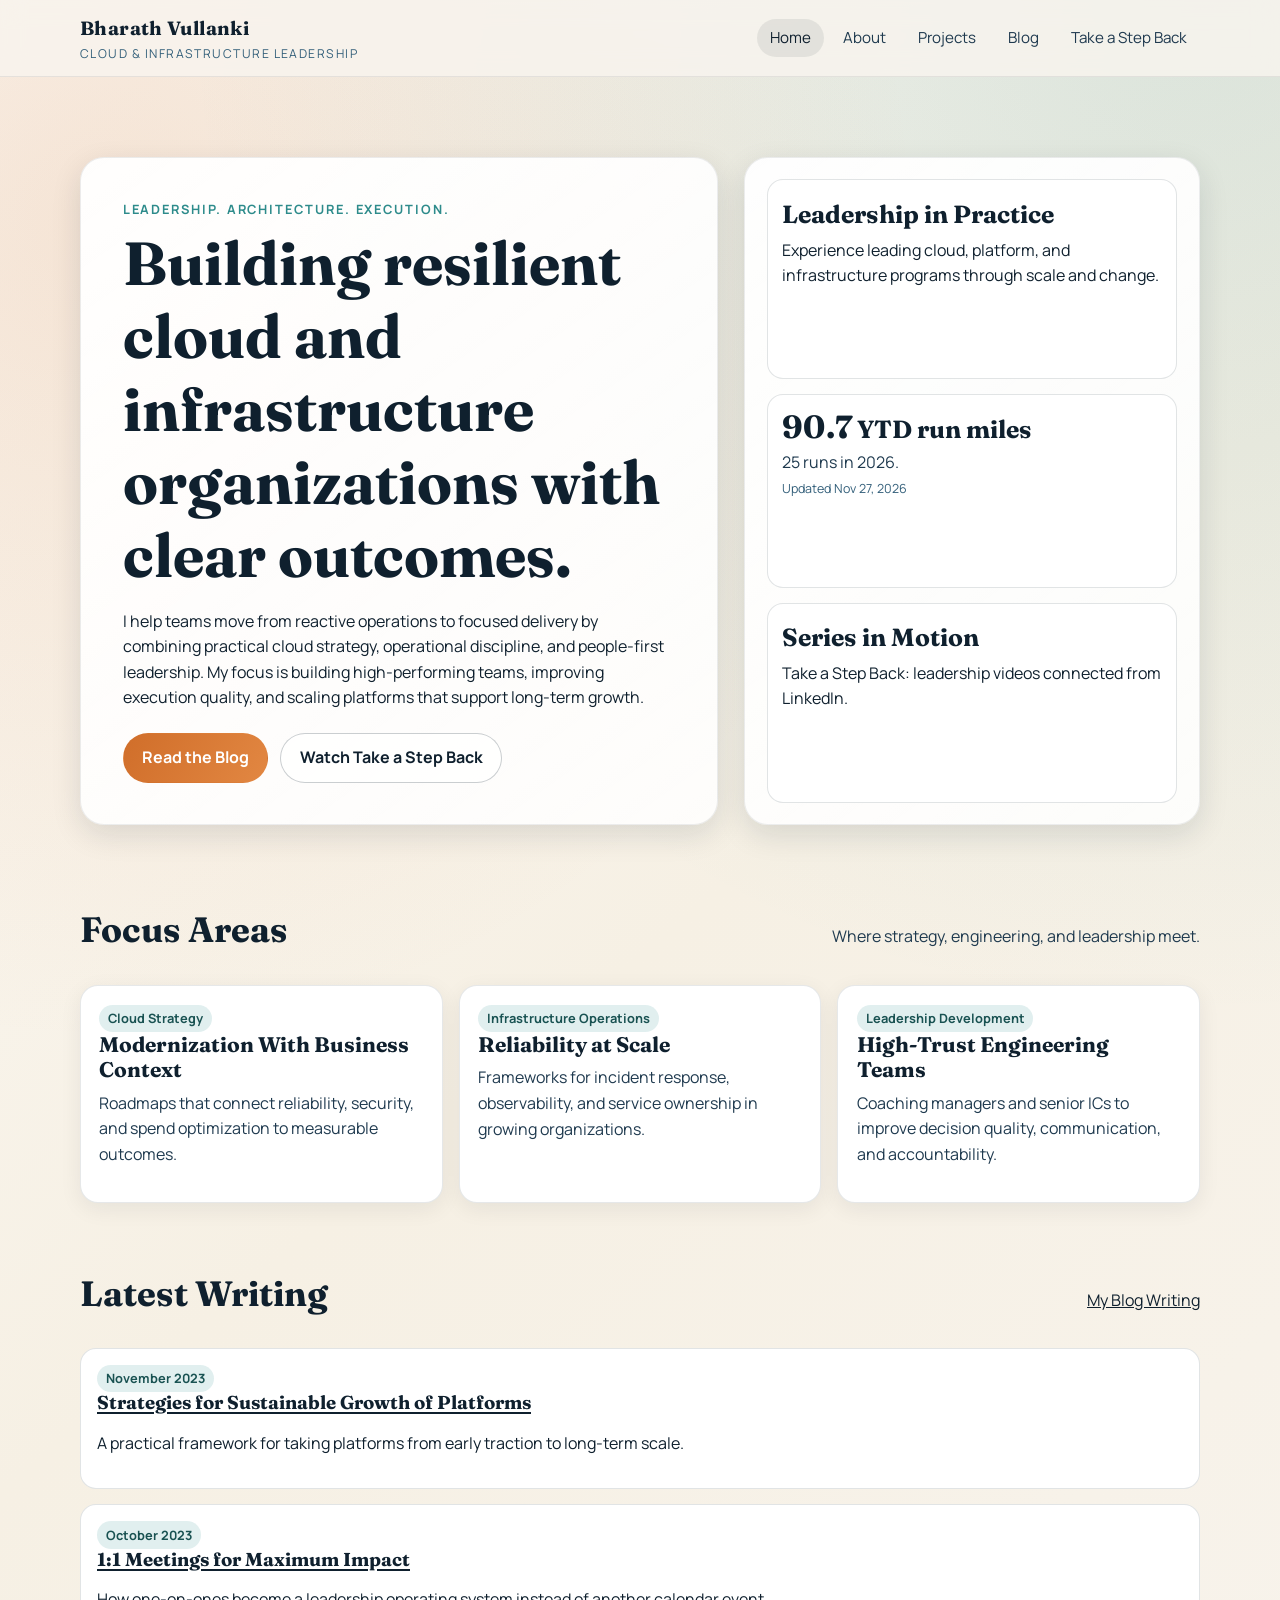
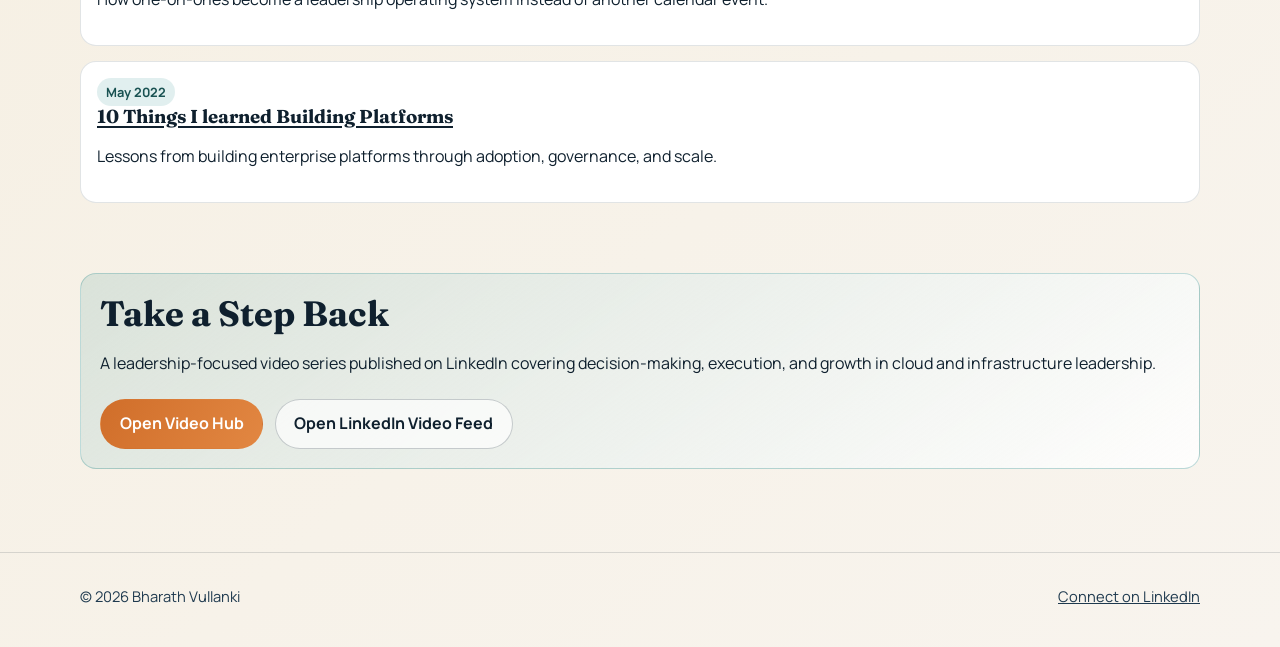
<file: index.html>
<!doctype html>
<html lang="en">
<head>
  <meta charset="utf-8">
  <meta name="viewport" content="width=device-width, initial-scale=1">
  <title>Bharath Vullanki | Cloud & Infrastructure Leadership</title>
  <meta name="description" content="Leadership-focused site for Bharath Vullanki: cloud strategy, infrastructure execution, blog writing, and the Take a Step Back video series.">
  <meta name="robots" content="index,follow">
  <link rel="canonical" href="https://bharathvullanki.com/">
  <meta property="og:type" content="website">
  <meta property="og:title" content="Bharath Vullanki | Cloud & Infrastructure Leadership">
  <meta property="og:description" content="Leadership perspectives on cloud and infrastructure, plus blog posts and the Take a Step Back video series.">
  <meta property="og:url" content="https://bharathvullanki.com/">
  <meta property="og:image" content="https://bharathvullanki.com/assets/img/brand-card.svg">
  <meta name="twitter:card" content="summary_large_image">
  <meta name="twitter:title" content="Bharath Vullanki | Cloud & Infrastructure Leadership">
  <meta name="twitter:description" content="Leadership perspectives on cloud and infrastructure, plus blog posts and the Take a Step Back video series.">
  <meta name="twitter:image" content="https://bharathvullanki.com/assets/img/brand-card.svg">
  <link rel="preconnect" href="https://fonts.googleapis.com">
  <link rel="preconnect" href="https://fonts.gstatic.com" crossorigin>
  <link href="https://fonts.googleapis.com/css2?family=Fraunces:opsz,wght@9..144,500;9..144,700&family=Manrope:wght@400;500;700;800&display=swap" rel="stylesheet">
  <link rel="stylesheet" href="assets/css/styles.css">
  <script src="assets/js/site-config.js"></script>
  <script src="assets/js/analytics.js" defer></script>
  <script src="assets/js/main.js" defer></script>
  <script src="assets/js/strava-widget.js" defer></script>
  <script type="application/ld+json">
  {
    "@context": "https://schema.org",
    "@graph": [
      {
        "@type": "Person",
        "name": "Bharath Vullanki",
        "jobTitle": "Cloud & Infrastructure Leader",
        "url": "https://bharathvullanki.com/",
        "sameAs": [
          "https://www.linkedin.com/in/bvull/"
        ]
      },
      {
        "@type": "WebSite",
        "name": "Bharath Vullanki Leadership Site",
        "url": "https://bharathvullanki.com/"
      }
    ]
  }
  </script>
</head>
<body>
  <header class="site-header">
    <div class="container">
      <a class="brand" href="index.html">
        <strong>Bharath Vullanki</strong>
        <span>Cloud &amp; Infrastructure Leadership</span>
      </a>
      <button class="nav-toggle" type="button" aria-expanded="false" aria-controls="site-nav" aria-label="Toggle navigation">
        &#9776;
      </button>
      <nav class="site-nav" id="site-nav" aria-label="Primary">
        <a href="index.html" aria-current="page">Home</a>
        <a href="about.html">About</a>
        <a href="projects.html">Projects</a>
        <a href="blog.html">Blog</a>
        <a href="videos.html">Take a Step Back</a>
      </nav>
    </div>
  </header>

  <main>
    <section class="hero">
      <div class="container hero-grid">
        <article class="hero-panel" data-reveal>
          <p class="kicker">Leadership. Architecture. Execution.</p>
          <h1>Building resilient cloud and infrastructure organizations with clear outcomes.</h1>
          <p>
            I help teams move from reactive operations to focused delivery by combining practical cloud strategy,
            operational discipline, and people-first leadership. My focus is building high-performing teams,
            improving execution quality, and scaling platforms that support long-term growth.
          </p>
          <div class="button-row">
            <a class="button primary" href="blog.html">Read the Blog</a>
            <a class="button ghost" href="videos.html">Watch Take a Step Back</a>
          </div>
        </article>
        <aside class="hero-card" data-reveal>
          <div class="stat">
            <strong>Leadership in Practice</strong>
            <span>Experience leading cloud, platform, and infrastructure programs through scale and change.</span>
          </div>
          <div class="stat run-widget" data-strava-widget>
            <strong><span data-strava-value>--</span> YTD run miles</strong>
            <span class="run-widget-subtitle"><span data-strava-runs>--</span> runs in <span data-strava-year>this year</span>.</span>
            <small class="run-widget-meta" data-strava-updated>Connect Strava to show live totals.</small>
          </div>
          <div class="stat">
            <strong>Series in Motion</strong>
            <span>Take a Step Back: leadership videos connected from LinkedIn.</span>
          </div>
        </aside>
      </div>
    </section>

    <section class="section">
      <div class="container">
        <div class="section-head" data-reveal>
          <h2>Focus Areas</h2>
          <p>Where strategy, engineering, and leadership meet.</p>
        </div>
        <div class="grid three">
          <article class="card" data-reveal>
            <span class="meta">Cloud Strategy</span>
            <h3>Modernization With Business Context</h3>
            <p>Roadmaps that connect reliability, security, and spend optimization to measurable outcomes.</p>
          </article>
          <article class="card" data-reveal>
            <span class="meta">Infrastructure Operations</span>
            <h3>Reliability at Scale</h3>
            <p>Frameworks for incident response, observability, and service ownership in growing organizations.</p>
          </article>
          <article class="card" data-reveal>
            <span class="meta">Leadership Development</span>
            <h3>High-Trust Engineering Teams</h3>
            <p>Coaching managers and senior ICs to improve decision quality, communication, and accountability.</p>
          </article>
        </div>
      </div>
    </section>

    <section class="section">
      <div class="container">
        <div class="section-head" data-reveal>
          <h2>Latest Writing</h2>
          <a href="blog.html">My Blog Writing</a>
        </div>
        <div class="post-list">
          <article data-reveal>
            <span class="meta">November 2023</span>
            <h3><a href="posts/strategies-for-sustainable-growth-of-platforms.html">Strategies for Sustainable Growth of Platforms</a></h3>
            <p>A practical framework for taking platforms from early traction to long-term scale.</p>
          </article>
          <article data-reveal>
            <span class="meta">October 2023</span>
            <h3><a href="posts/1-1-meetings-for-maximum-impact.html">1:1 Meetings for Maximum Impact</a></h3>
            <p>How one-on-ones become a leadership operating system instead of another calendar event.</p>
          </article>
          <article data-reveal>
            <span class="meta">May 2022</span>
            <h3><a href="posts/building-platforms.html">10 Things I learned Building Platforms</a></h3>
            <p>Lessons from building enterprise platforms through adoption, governance, and scale.</p>
          </article>
        </div>
      </div>
    </section>

    <section class="section">
      <div class="container series-note" data-reveal>
        <h2>Take a Step Back</h2>
        <p>
          A leadership-focused video series published on LinkedIn covering decision-making, execution,
          and growth in cloud and infrastructure leadership.
        </p>
        <div class="button-row">
          <a class="button primary" href="videos.html">Open Video Hub</a>
          <a class="button ghost" href="https://www.linkedin.com/in/bvull/recent-activity/videos/" target="_blank" rel="noopener noreferrer">Open LinkedIn Video Feed</a>
        </div>
      </div>
    </section>
  </main>

  <footer class="site-footer">
    <div class="container">
      <span>&copy; 2026 Bharath Vullanki</span>
      <a href="https://www.linkedin.com/in/bvull/" target="_blank" rel="noopener noreferrer">Connect on LinkedIn</a>
    </div>
  </footer>
</body>
</html>
</file>
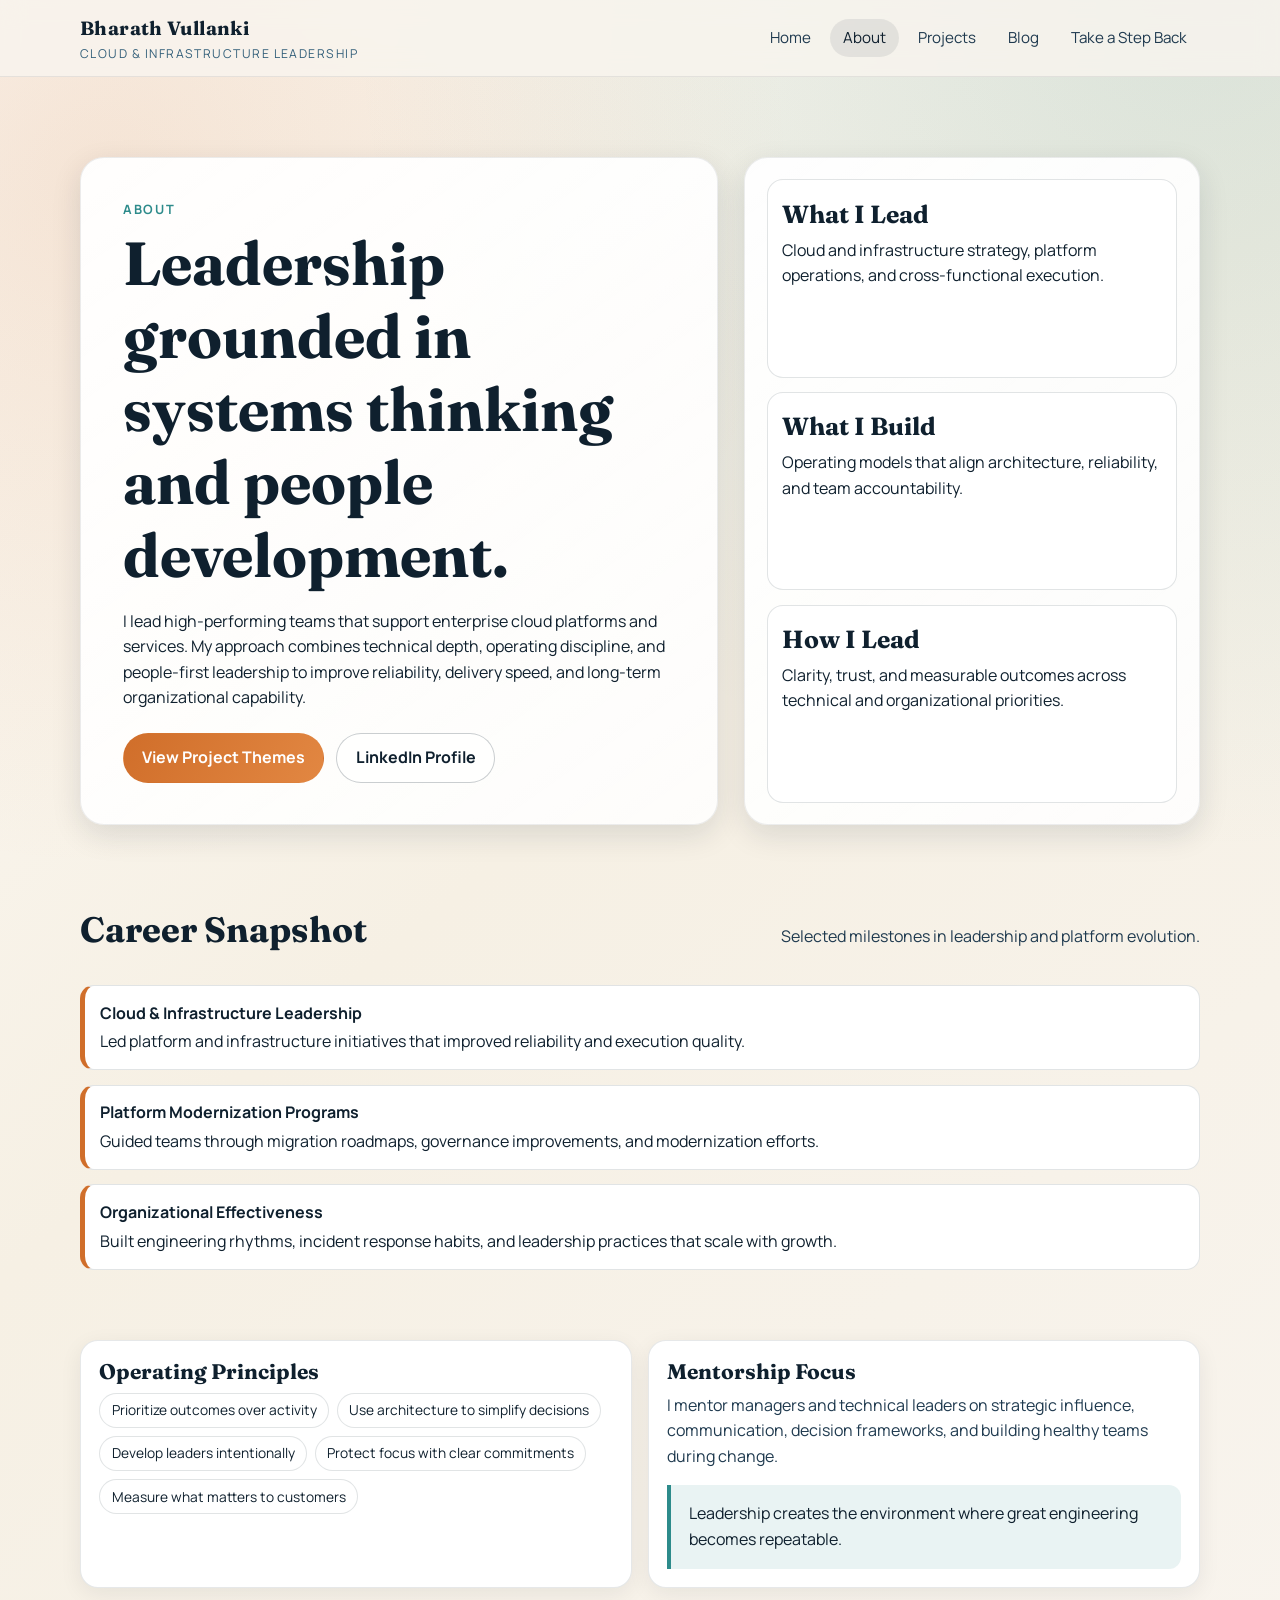
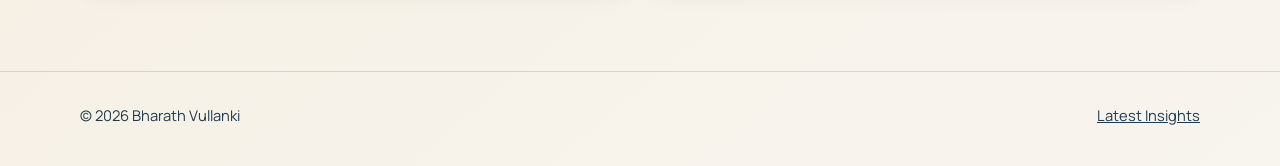
<file: about.html>
<!doctype html>
<html lang="en">
<head>
  <meta charset="utf-8">
  <meta name="viewport" content="width=device-width, initial-scale=1">
  <title>About | Bharath Vullanki</title>
  <meta name="description" content="About Bharath Vullanki: cloud and infrastructure leadership journey, operating philosophy, and mentorship focus.">
  <meta name="robots" content="index,follow">
  <link rel="canonical" href="https://bharathvullanki.com/about.html">
  <meta property="og:type" content="profile">
  <meta property="og:title" content="About | Bharath Vullanki">
  <meta property="og:description" content="Leadership journey in cloud and infrastructure with a focus on resilient systems and high-trust teams.">
  <meta property="og:url" content="https://bharathvullanki.com/about.html">
  <meta property="og:image" content="https://bharathvullanki.com/assets/img/brand-card.svg">
  <meta name="twitter:card" content="summary_large_image">
  <meta name="twitter:title" content="About | Bharath Vullanki">
  <meta name="twitter:description" content="Leadership journey in cloud and infrastructure with a focus on resilient systems and high-trust teams.">
  <meta name="twitter:image" content="https://bharathvullanki.com/assets/img/brand-card.svg">
  <link rel="preconnect" href="https://fonts.googleapis.com">
  <link rel="preconnect" href="https://fonts.gstatic.com" crossorigin>
  <link href="https://fonts.googleapis.com/css2?family=Fraunces:opsz,wght@9..144,500;9..144,700&family=Manrope:wght@400;500;700;800&display=swap" rel="stylesheet">
  <link rel="stylesheet" href="assets/css/styles.css">
  <script src="assets/js/site-config.js"></script>
  <script src="assets/js/analytics.js" defer></script>
  <script src="assets/js/main.js" defer></script>
  <script type="application/ld+json">
  {
    "@context": "https://schema.org",
    "@type": "AboutPage",
    "name": "About Bharath Vullanki",
    "url": "https://bharathvullanki.com/about.html"
  }
  </script>
</head>
<body>
  <header class="site-header">
    <div class="container">
      <a class="brand" href="index.html">
        <strong>Bharath Vullanki</strong>
        <span>Cloud &amp; Infrastructure Leadership</span>
      </a>
      <button class="nav-toggle" type="button" aria-expanded="false" aria-controls="site-nav" aria-label="Toggle navigation">
        &#9776;
      </button>
      <nav class="site-nav" id="site-nav" aria-label="Primary">
        <a href="index.html">Home</a>
        <a href="about.html" aria-current="page">About</a>
        <a href="projects.html">Projects</a>
        <a href="blog.html">Blog</a>
        <a href="videos.html">Take a Step Back</a>
      </nav>
    </div>
  </header>

  <main>
    <section class="hero">
      <div class="container hero-grid">
        <article class="hero-panel" data-reveal>
          <p class="kicker">About</p>
          <h1>Leadership grounded in systems thinking and people development.</h1>
          <p>
            I lead high-performing teams that support enterprise cloud platforms and services.
            My approach combines technical depth, operating discipline, and people-first leadership to
            improve reliability, delivery speed, and long-term organizational capability.
          </p>
          <div class="button-row">
            <a class="button primary" href="projects.html">View Project Themes</a>
            <a class="button ghost" href="https://www.linkedin.com/in/bvull/" target="_blank" rel="noopener noreferrer">LinkedIn Profile</a>
          </div>
        </article>
        <aside class="hero-card" data-reveal>
          <div class="stat">
            <strong>What I Lead</strong>
            <span>Cloud and infrastructure strategy, platform operations, and cross-functional execution.</span>
          </div>
          <div class="stat">
            <strong>What I Build</strong>
            <span>Operating models that align architecture, reliability, and team accountability.</span>
          </div>
          <div class="stat">
            <strong>How I Lead</strong>
            <span>Clarity, trust, and measurable outcomes across technical and organizational priorities.</span>
          </div>
        </aside>
      </div>
    </section>

    <section class="section">
      <div class="container">
        <div class="section-head" data-reveal>
          <h2>Career Snapshot</h2>
          <p>Selected milestones in leadership and platform evolution.</p>
        </div>
        <ul class="timeline">
          <li data-reveal>
            <strong>Cloud &amp; Infrastructure Leadership</strong>
            Led platform and infrastructure initiatives that improved reliability and execution quality.
          </li>
          <li data-reveal>
            <strong>Platform Modernization Programs</strong>
            Guided teams through migration roadmaps, governance improvements, and modernization efforts.
          </li>
          <li data-reveal>
            <strong>Organizational Effectiveness</strong>
            Built engineering rhythms, incident response habits, and leadership practices that scale with growth.
          </li>
        </ul>
      </div>
    </section>

    <section class="section">
      <div class="container grid two">
        <article class="card" data-reveal>
          <h3>Operating Principles</h3>
          <ul class="inline-list">
            <li>Prioritize outcomes over activity</li>
            <li>Use architecture to simplify decisions</li>
            <li>Develop leaders intentionally</li>
            <li>Protect focus with clear commitments</li>
            <li>Measure what matters to customers</li>
          </ul>
        </article>
        <article class="card" data-reveal>
          <h3>Mentorship Focus</h3>
          <p>
            I mentor managers and technical leaders on strategic influence, communication,
            decision frameworks, and building healthy teams during change.
          </p>
          <blockquote>
            Leadership creates the environment where great engineering becomes repeatable.
          </blockquote>
        </article>
      </div>
    </section>
  </main>

  <footer class="site-footer">
    <div class="container">
      <span>&copy; 2026 Bharath Vullanki</span>
      <a href="blog.html">Latest Insights</a>
    </div>
  </footer>
</body>
</html>
</file>
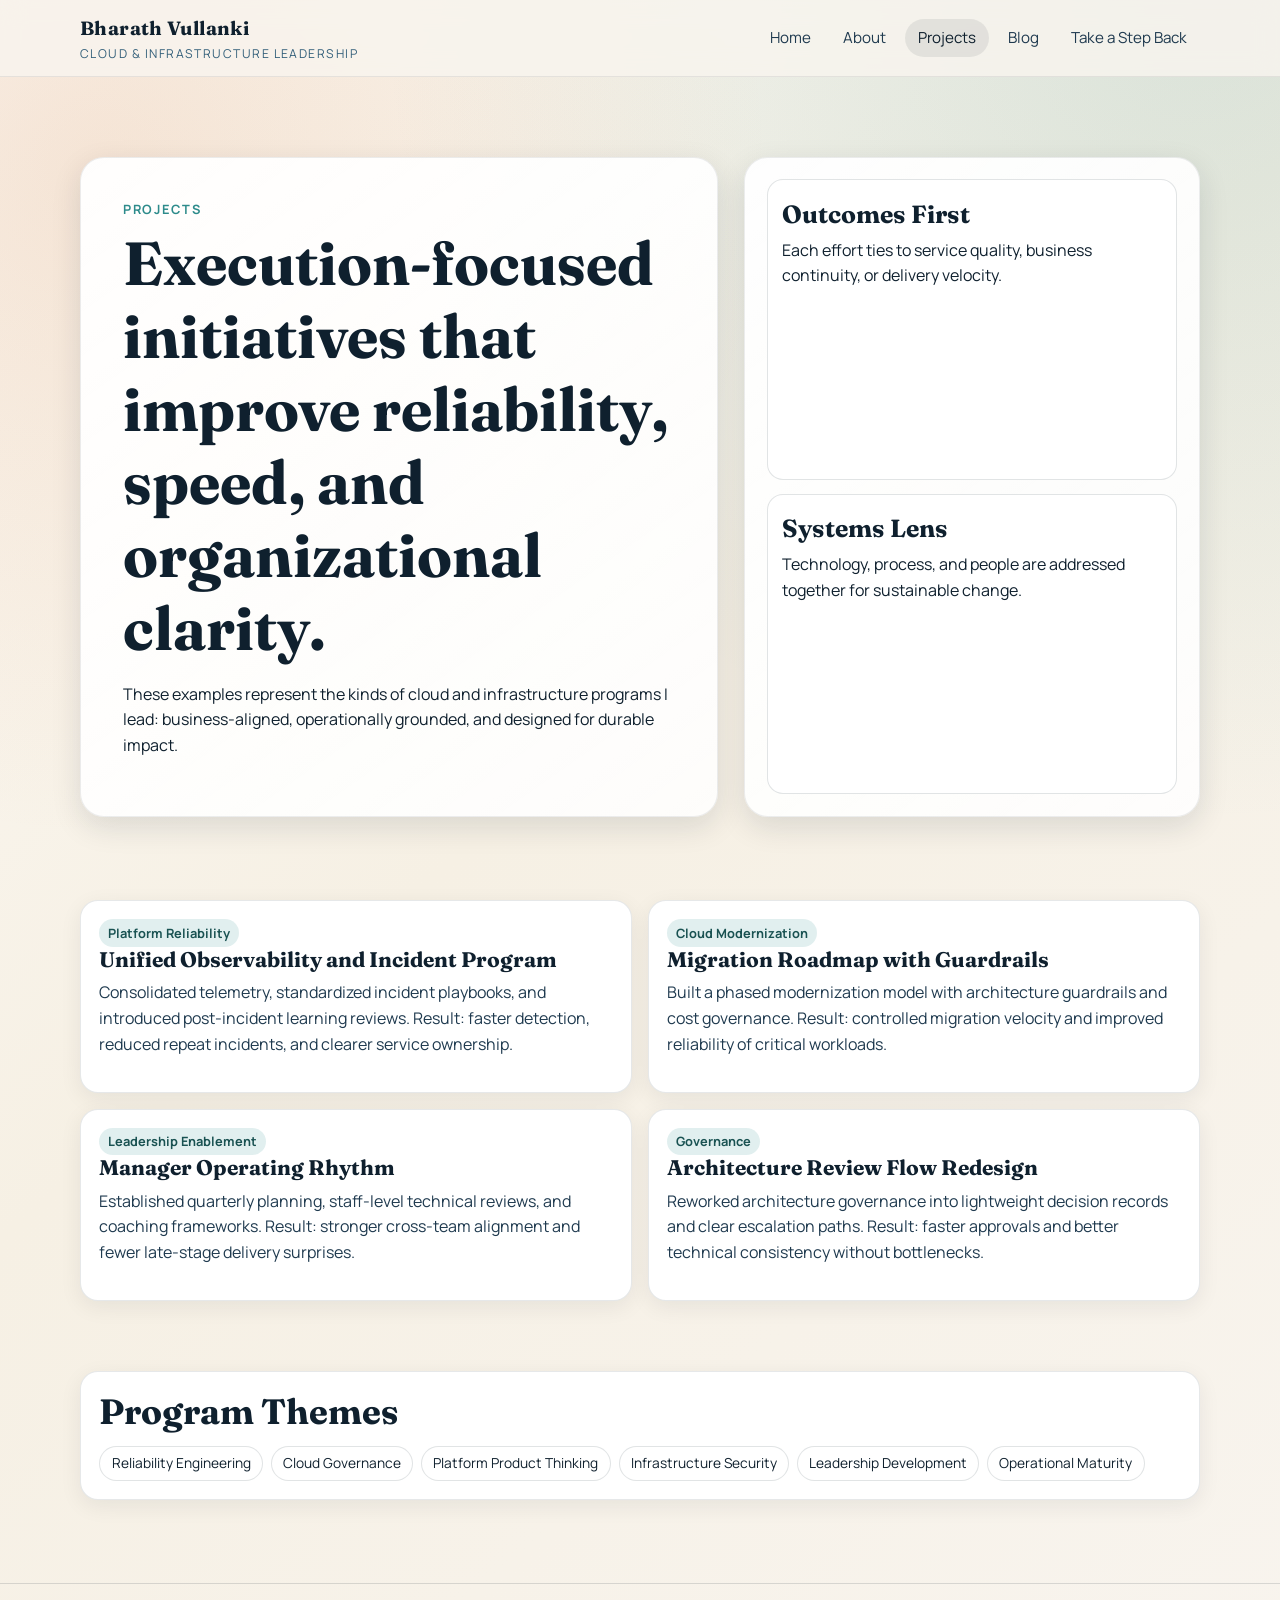
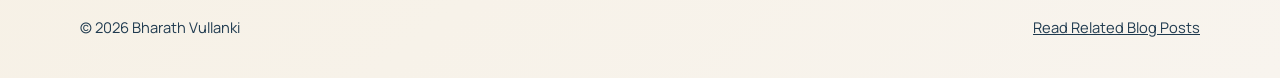
<file: projects.html>
<!doctype html>
<html lang="en">
<head>
  <meta charset="utf-8">
  <meta name="viewport" content="width=device-width, initial-scale=1">
  <title>Projects | Bharath Vullanki</title>
  <meta name="description" content="Selected cloud and infrastructure leadership projects focused on reliability, modernization, and organizational scale.">
  <meta name="robots" content="index,follow">
  <link rel="canonical" href="https://bharathvullanki.com/projects.html">
  <meta property="og:type" content="website">
  <meta property="og:title" content="Projects | Bharath Vullanki">
  <meta property="og:description" content="Cloud and infrastructure leadership projects focused on reliability, modernization, and execution at scale.">
  <meta property="og:url" content="https://bharathvullanki.com/projects.html">
  <meta property="og:image" content="https://bharathvullanki.com/assets/img/brand-card.svg">
  <meta name="twitter:card" content="summary_large_image">
  <meta name="twitter:title" content="Projects | Bharath Vullanki">
  <meta name="twitter:description" content="Cloud and infrastructure leadership projects focused on reliability, modernization, and execution at scale.">
  <meta name="twitter:image" content="https://bharathvullanki.com/assets/img/brand-card.svg">
  <link rel="preconnect" href="https://fonts.googleapis.com">
  <link rel="preconnect" href="https://fonts.gstatic.com" crossorigin>
  <link href="https://fonts.googleapis.com/css2?family=Fraunces:opsz,wght@9..144,500;9..144,700&family=Manrope:wght@400;500;700;800&display=swap" rel="stylesheet">
  <link rel="stylesheet" href="assets/css/styles.css">
  <script src="assets/js/site-config.js"></script>
  <script src="assets/js/analytics.js" defer></script>
  <script src="assets/js/main.js" defer></script>
  <script type="application/ld+json">
  {
    "@context": "https://schema.org",
    "@type": "CollectionPage",
    "name": "Projects | Bharath Vullanki",
    "url": "https://bharathvullanki.com/projects.html"
  }
  </script>
</head>
<body>
  <header class="site-header">
    <div class="container">
      <a class="brand" href="index.html">
        <strong>Bharath Vullanki</strong>
        <span>Cloud &amp; Infrastructure Leadership</span>
      </a>
      <button class="nav-toggle" type="button" aria-expanded="false" aria-controls="site-nav" aria-label="Toggle navigation">
        &#9776;
      </button>
      <nav class="site-nav" id="site-nav" aria-label="Primary">
        <a href="index.html">Home</a>
        <a href="about.html">About</a>
        <a href="projects.html" aria-current="page">Projects</a>
        <a href="blog.html">Blog</a>
        <a href="videos.html">Take a Step Back</a>
      </nav>
    </div>
  </header>

  <main>
    <section class="hero">
      <div class="container hero-grid">
        <article class="hero-panel" data-reveal>
          <p class="kicker">Projects</p>
          <h1>Execution-focused initiatives that improve reliability, speed, and organizational clarity.</h1>
          <p>
            These examples represent the kinds of cloud and infrastructure programs I lead:
            business-aligned, operationally grounded, and designed for durable impact.
          </p>
        </article>
        <aside class="hero-card" data-reveal>
          <div class="stat">
            <strong>Outcomes First</strong>
            <span>Each effort ties to service quality, business continuity, or delivery velocity.</span>
          </div>
          <div class="stat">
            <strong>Systems Lens</strong>
            <span>Technology, process, and people are addressed together for sustainable change.</span>
          </div>
        </aside>
      </div>
    </section>

    <section class="section">
      <div class="container grid two">
        <article class="card" data-reveal>
          <span class="meta">Platform Reliability</span>
          <h3>Unified Observability and Incident Program</h3>
          <p>
            Consolidated telemetry, standardized incident playbooks, and introduced post-incident learning reviews.
            Result: faster detection, reduced repeat incidents, and clearer service ownership.
          </p>
        </article>

        <article class="card" data-reveal>
          <span class="meta">Cloud Modernization</span>
          <h3>Migration Roadmap with Guardrails</h3>
          <p>
            Built a phased modernization model with architecture guardrails and cost governance.
            Result: controlled migration velocity and improved reliability of critical workloads.
          </p>
        </article>

        <article class="card" data-reveal>
          <span class="meta">Leadership Enablement</span>
          <h3>Manager Operating Rhythm</h3>
          <p>
            Established quarterly planning, staff-level technical reviews, and coaching frameworks.
            Result: stronger cross-team alignment and fewer late-stage delivery surprises.
          </p>
        </article>

        <article class="card" data-reveal>
          <span class="meta">Governance</span>
          <h3>Architecture Review Flow Redesign</h3>
          <p>
            Reworked architecture governance into lightweight decision records and clear escalation paths.
            Result: faster approvals and better technical consistency without bottlenecks.
          </p>
        </article>
      </div>
    </section>

    <section class="section">
      <div class="container card" data-reveal>
        <h2>Program Themes</h2>
        <ul class="inline-list">
          <li>Reliability Engineering</li>
          <li>Cloud Governance</li>
          <li>Platform Product Thinking</li>
          <li>Infrastructure Security</li>
          <li>Leadership Development</li>
          <li>Operational Maturity</li>
        </ul>
      </div>
    </section>
  </main>

  <footer class="site-footer">
    <div class="container">
      <span>&copy; 2026 Bharath Vullanki</span>
      <a href="blog.html">Read Related Blog Posts</a>
    </div>
  </footer>
</body>
</html>
</file>
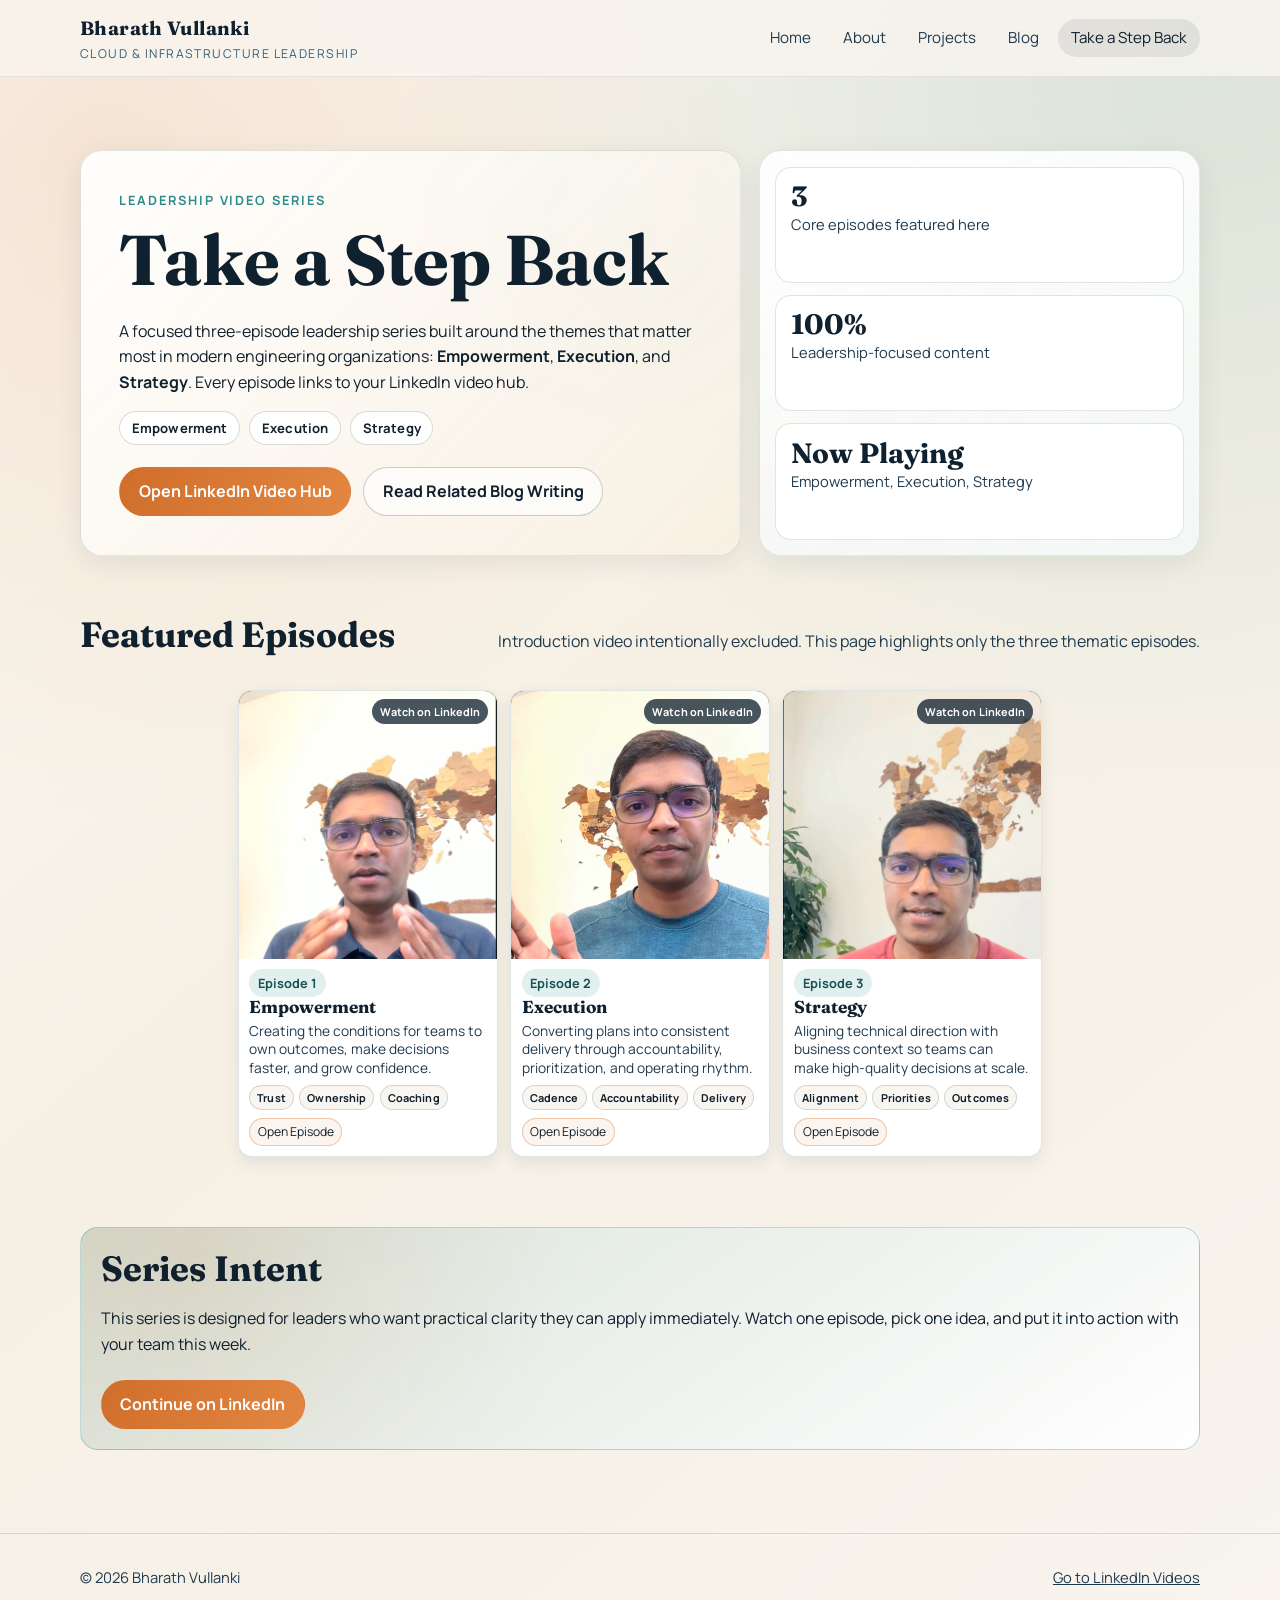
<file: videos.html>
<!doctype html>
<html lang="en">
<head>
  <meta charset="utf-8">
  <meta name="viewport" content="width=device-width, initial-scale=1">
  <title>Take a Step Back | Empowerment, Execution, Strategy</title>
  <meta name="description" content="Take a Step Back by Bharath Vullanki: a leadership video series focused on Empowerment, Execution, and Strategy for cloud and infrastructure leaders.">
  <meta name="keywords" content="Bharath Vullanki, leadership videos, cloud leadership, infrastructure leadership, empowerment, execution, strategy, Take a Step Back">
  <meta name="robots" content="index,follow">
  <link rel="canonical" href="https://bharathvullanki.com/videos.html">

  <meta property="og:type" content="website">
  <meta property="og:title" content="Take a Step Back | Empowerment, Execution, Strategy">
  <meta property="og:description" content="Watch the three core episodes of Take a Step Back: Empowerment, Execution, and Strategy.">
  <meta property="og:url" content="https://bharathvullanki.com/videos.html">
  <meta property="og:image" content="https://bharathvullanki.com/assets/img/videos/strategy.png">

  <meta name="twitter:card" content="summary_large_image">
  <meta name="twitter:title" content="Take a Step Back | Empowerment, Execution, Strategy">
  <meta name="twitter:description" content="Leadership-focused episodes from Bharath Vullanki on Empowerment, Execution, and Strategy.">
  <meta name="twitter:image" content="https://bharathvullanki.com/assets/img/videos/strategy.png">

  <link rel="preconnect" href="https://fonts.googleapis.com">
  <link rel="preconnect" href="https://fonts.gstatic.com" crossorigin>
  <link href="https://fonts.googleapis.com/css2?family=Fraunces:opsz,wght@9..144,500;9..144,700&family=Manrope:wght@400;500;700;800&display=swap" rel="stylesheet">
  <link rel="stylesheet" href="assets/css/styles.css">

  <script src="assets/js/site-config.js"></script>
  <script src="assets/js/analytics.js" defer></script>
  <script src="assets/js/main.js" defer></script>

  <script type="application/ld+json">
  {
    "@context": "https://schema.org",
    "@graph": [
      {
        "@type": "Person",
        "name": "Bharath Vullanki",
        "url": "https://bharathvullanki.com/",
        "sameAs": [
          "https://www.linkedin.com/in/bvull/"
        ]
      },
      {
        "@type": "CreativeWorkSeries",
        "name": "Take a Step Back",
        "description": "Leadership-focused video series on Empowerment, Execution, and Strategy.",
        "creator": {
          "@type": "Person",
          "name": "Bharath Vullanki"
        },
        "url": "https://bharathvullanki.com/videos.html"
      },
      {
        "@type": "CollectionPage",
        "name": "Take a Step Back Video Series",
        "url": "https://bharathvullanki.com/videos.html",
        "description": "Three core episodes from the Take a Step Back leadership video series.",
        "mainEntity": {
          "@type": "ItemList",
          "itemListElement": [
            {
              "@type": "ListItem",
              "position": 1,
              "item": {
                "@type": "VideoObject",
                "name": "Episode 1: Empowerment",
                "description": "Leadership perspective on empowering teams through clarity and trust.",
                "thumbnailUrl": "https://bharathvullanki.com/assets/img/videos/empowerment.png",
                "url": "https://www.linkedin.com/in/bvull/recent-activity/videos/"
              }
            },
            {
              "@type": "ListItem",
              "position": 2,
              "item": {
                "@type": "VideoObject",
                "name": "Episode 2: Execution",
                "description": "Turning intent into outcomes through execution discipline.",
                "thumbnailUrl": "https://bharathvullanki.com/assets/img/videos/execution.png",
                "url": "https://www.linkedin.com/in/bvull/recent-activity/videos/"
              }
            },
            {
              "@type": "ListItem",
              "position": 3,
              "item": {
                "@type": "VideoObject",
                "name": "Episode 3: Strategy",
                "description": "Using strategy to align decisions, teams, and business priorities.",
                "thumbnailUrl": "https://bharathvullanki.com/assets/img/videos/strategy.png",
                "url": "https://www.linkedin.com/in/bvull/recent-activity/videos/"
              }
            }
          ]
        }
      }
    ]
  }
  </script>
</head>
<body class="videos-page">
  <header class="site-header">
    <div class="container">
      <a class="brand" href="index.html">
        <strong>Bharath Vullanki</strong>
        <span>Cloud &amp; Infrastructure Leadership</span>
      </a>
      <button class="nav-toggle" type="button" aria-expanded="false" aria-controls="site-nav" aria-label="Toggle navigation">
        &#9776;
      </button>
      <nav class="site-nav" id="site-nav" aria-label="Primary">
        <a href="index.html">Home</a>
        <a href="about.html">About</a>
        <a href="projects.html">Projects</a>
        <a href="blog.html">Blog</a>
        <a href="videos.html" aria-current="page">Take a Step Back</a>
      </nav>
    </div>
  </header>

  <main>
    <section class="hero video-hero">
      <div class="container">
        <div class="video-hero-shell" data-reveal>
          <article class="video-hero-panel">
            <p class="kicker">Leadership Video Series</p>
            <h1>Take a Step Back</h1>
            <p>
              A focused three-episode leadership series built around the themes that matter most in modern
              engineering organizations: <strong>Empowerment</strong>, <strong>Execution</strong>, and <strong>Strategy</strong>.
              Every episode links to your LinkedIn video hub.
            </p>
            <div class="video-chip-row" aria-label="Episode themes">
              <span class="video-chip">Empowerment</span>
              <span class="video-chip">Execution</span>
              <span class="video-chip">Strategy</span>
            </div>
            <div class="button-row">
              <a class="button primary" href="https://www.linkedin.com/in/bvull/recent-activity/videos/" target="_blank" rel="noopener noreferrer">Open LinkedIn Video Hub</a>
              <a class="button ghost" href="blog.html">Read Related Blog Writing</a>
            </div>
          </article>

          <aside class="video-hero-metrics" aria-label="Series summary">
            <div class="video-metric">
              <strong>3</strong>
              <span>Core episodes featured here</span>
            </div>
            <div class="video-metric">
              <strong>100%</strong>
              <span>Leadership-focused content</span>
            </div>
            <div class="video-metric">
              <strong>Now Playing</strong>
              <span>Empowerment, Execution, Strategy</span>
            </div>
          </aside>
        </div>
      </div>
    </section>

    <section class="section video-episodes">
      <div class="container">
        <div class="section-head" data-reveal>
          <h2>Featured Episodes</h2>
          <p>Introduction video intentionally excluded. This page highlights only the three thematic episodes.</p>
        </div>

        <div class="video-grid">
          <article class="video-card" data-reveal>
            <a class="video-thumb-wrap" href="https://www.linkedin.com/in/bvull/recent-activity/videos/" target="_blank" rel="noopener noreferrer" aria-label="Open Empowerment episode on LinkedIn">
              <img class="video-thumb" src="assets/img/videos/empowerment.png" alt="Take a Step Back episode thumbnail for Empowerment">
              <span class="video-play-pill">Watch on LinkedIn</span>
            </a>
            <div class="video-content">
              <span class="meta">Episode 1</span>
              <h3>Empowerment</h3>
              <p>Creating the conditions for teams to own outcomes, make decisions faster, and grow confidence.</p>
              <ul class="video-tags" aria-label="Empowerment topics">
                <li>Trust</li>
                <li>Ownership</li>
                <li>Coaching</li>
              </ul>
            </div>
            <div class="post-links">
              <a href="https://www.linkedin.com/in/bvull/recent-activity/videos/" target="_blank" rel="noopener noreferrer">Open Episode</a>
            </div>
          </article>

          <article class="video-card" data-reveal>
            <a class="video-thumb-wrap" href="https://www.linkedin.com/in/bvull/recent-activity/videos/" target="_blank" rel="noopener noreferrer" aria-label="Open Execution episode on LinkedIn">
              <img class="video-thumb" src="assets/img/videos/execution.png" alt="Take a Step Back episode thumbnail for Execution">
              <span class="video-play-pill">Watch on LinkedIn</span>
            </a>
            <div class="video-content">
              <span class="meta">Episode 2</span>
              <h3>Execution</h3>
              <p>Converting plans into consistent delivery through accountability, prioritization, and operating rhythm.</p>
              <ul class="video-tags" aria-label="Execution topics">
                <li>Cadence</li>
                <li>Accountability</li>
                <li>Delivery</li>
              </ul>
            </div>
            <div class="post-links">
              <a href="https://www.linkedin.com/in/bvull/recent-activity/videos/" target="_blank" rel="noopener noreferrer">Open Episode</a>
            </div>
          </article>

          <article class="video-card" data-reveal>
            <a class="video-thumb-wrap" href="https://www.linkedin.com/in/bvull/recent-activity/videos/" target="_blank" rel="noopener noreferrer" aria-label="Open Strategy episode on LinkedIn">
              <img class="video-thumb" src="assets/img/videos/strategy.png" alt="Take a Step Back episode thumbnail for Strategy">
              <span class="video-play-pill">Watch on LinkedIn</span>
            </a>
            <div class="video-content">
              <span class="meta">Episode 3</span>
              <h3>Strategy</h3>
              <p>Aligning technical direction with business context so teams can make high-quality decisions at scale.</p>
              <ul class="video-tags" aria-label="Strategy topics">
                <li>Alignment</li>
                <li>Priorities</li>
                <li>Outcomes</li>
              </ul>
            </div>
            <div class="post-links">
              <a href="https://www.linkedin.com/in/bvull/recent-activity/videos/" target="_blank" rel="noopener noreferrer">Open Episode</a>
            </div>
          </article>
        </div>
      </div>
    </section>

    <section class="section">
      <div class="container video-note" data-reveal>
        <h2>Series Intent</h2>
        <p>
          This series is designed for leaders who want practical clarity they can apply immediately.
          Watch one episode, pick one idea, and put it into action with your team this week.
        </p>
        <div class="button-row">
          <a class="button primary" href="https://www.linkedin.com/in/bvull/recent-activity/videos/" target="_blank" rel="noopener noreferrer">Continue on LinkedIn</a>
        </div>
      </div>
    </section>
  </main>

  <footer class="site-footer">
    <div class="container">
      <span>&copy; 2026 Bharath Vullanki</span>
      <a href="https://www.linkedin.com/in/bvull/recent-activity/videos/" target="_blank" rel="noopener noreferrer">Go to LinkedIn Videos</a>
    </div>
  </footer>
</body>
</html>
</file>
<file: assets/css/styles.css>
:root {
  --ink-900: #0f202e;
  --ink-700: #1f3a4f;
  --ink-500: #335f7a;
  --sand-100: #f8f4ee;
  --sand-200: #f1e7d9;
  --accent-500: #d06e2a;
  --accent-600: #b85a1b;
  --mint-400: #2d8b8b;
  --line: rgba(15, 32, 46, 0.12);
  --surface: #ffffff;
  --shadow: 0 10px 30px rgba(15, 32, 46, 0.12);
}

* {
  box-sizing: border-box;
}

html {
  scroll-behavior: smooth;
}

body {
  margin: 0;
  font-family: "Manrope", "Segoe UI", sans-serif;
  color: var(--ink-900);
  background:
    radial-gradient(circle at 8% 10%, rgba(208, 110, 42, 0.14), transparent 35%),
    radial-gradient(circle at 94% 0%, rgba(45, 139, 139, 0.14), transparent 40%),
    linear-gradient(140deg, #fcf9f4 0%, #f6f0e4 45%, #f8f4ee 100%);
  line-height: 1.6;
}

a {
  color: inherit;
}

img {
  max-width: 100%;
}

.container {
  width: min(1120px, calc(100% - 2.2rem));
  margin-inline: auto;
}

.site-header {
  position: sticky;
  top: 0;
  z-index: 100;
  backdrop-filter: blur(12px);
  background: rgba(248, 244, 238, 0.82);
  border-bottom: 1px solid rgba(15, 32, 46, 0.08);
}

.site-header .container {
  display: flex;
  align-items: center;
  justify-content: space-between;
  gap: 1.2rem;
  padding: 0.8rem 0;
}

.brand {
  display: flex;
  flex-direction: column;
  text-decoration: none;
  min-width: 0;
}

.brand strong {
  font-family: "Fraunces", "Times New Roman", serif;
  font-size: 1.2rem;
  letter-spacing: 0.02em;
}

.brand span {
  font-size: 0.76rem;
  text-transform: uppercase;
  letter-spacing: 0.12em;
  color: var(--ink-500);
  white-space: nowrap;
}

.nav-toggle {
  display: none;
  border: 0;
  background: transparent;
  color: var(--ink-900);
  font-size: 1.6rem;
  line-height: 1;
}

.site-nav {
  display: flex;
  align-items: center;
  flex-wrap: wrap;
  gap: 0.4rem;
}

.site-nav a {
  text-decoration: none;
  padding: 0.45rem 0.8rem;
  border-radius: 999px;
  color: var(--ink-700);
  transition: 160ms ease;
  font-size: 0.95rem;
}

.site-nav a:hover,
.site-nav a[aria-current="page"] {
  background: rgba(15, 32, 46, 0.08);
  color: var(--ink-900);
}

.hero {
  padding: 5rem 0 4rem;
}

.hero-grid {
  display: grid;
  grid-template-columns: 1.4fr 1fr;
  gap: 1.6rem;
  align-items: stretch;
}

.hero-panel,
.hero-card {
  background: linear-gradient(145deg, rgba(255, 255, 255, 0.95), rgba(255, 255, 255, 0.85));
  border: 1px solid rgba(15, 32, 46, 0.08);
  border-radius: 24px;
  box-shadow: var(--shadow);
}

.hero-panel {
  padding: clamp(1.4rem, 2vw + 1rem, 3rem);
}

.kicker {
  margin: 0;
  letter-spacing: 0.15em;
  text-transform: uppercase;
  color: var(--mint-400);
  font-size: 0.8rem;
  font-weight: 700;
}

h1,
h2,
h3,
h4 {
  font-family: "Fraunces", "Times New Roman", serif;
  line-height: 1.2;
  margin: 0 0 0.8rem;
}

h1 {
  font-size: clamp(2rem, 5.5vw, 3.8rem);
  margin-top: 0.5rem;
}

h2 {
  font-size: clamp(1.5rem, 3.2vw, 2.2rem);
}

.hero-panel p {
  max-width: 64ch;
}

.button-row {
  margin-top: 1.4rem;
  display: flex;
  flex-wrap: wrap;
  gap: 0.75rem;
}

.button {
  display: inline-flex;
  align-items: center;
  gap: 0.4rem;
  text-decoration: none;
  border-radius: 999px;
  padding: 0.68rem 1.15rem;
  font-weight: 700;
  transition: 180ms ease;
  border: 1px solid transparent;
}

.button.primary {
  background: linear-gradient(120deg, var(--accent-500), #e28742);
  color: #fff;
}

.button.primary:hover {
  background: linear-gradient(120deg, var(--accent-600), #cf7b3b);
}

.button.ghost {
  border-color: rgba(15, 32, 46, 0.22);
  background: rgba(255, 255, 255, 0.68);
}

.button.ghost:hover {
  border-color: rgba(15, 32, 46, 0.38);
  background: rgba(255, 255, 255, 1);
}

.hero-card {
  padding: 1.35rem;
  display: grid;
  gap: 0.9rem;
}

.stat {
  border: 1px solid var(--line);
  border-radius: 16px;
  padding: 0.9rem;
  background: #fff;
}

.stat strong {
  display: block;
  font-family: "Fraunces", "Times New Roman", serif;
  font-size: 1.55rem;
  margin-bottom: 0.2rem;
}

.run-widget strong {
  line-height: 1.1;
  margin-bottom: 0.35rem;
}

.run-widget [data-strava-value] {
  font-size: 2rem;
  letter-spacing: 0.01em;
}

.run-widget-subtitle {
  display: block;
  color: var(--ink-700);
}

.run-widget-meta {
  display: block;
  margin-top: 0.35rem;
  color: var(--ink-500);
  font-size: 0.78rem;
  line-height: 1.3;
}

.section {
  padding: 1.2rem 0 3.2rem;
}

.section-head {
  display: flex;
  align-items: baseline;
  justify-content: space-between;
  gap: 1rem;
  margin-bottom: 1.2rem;
}

.section-head p {
  color: var(--ink-700);
}

.grid {
  display: grid;
  gap: 1rem;
}

.grid.three {
  grid-template-columns: repeat(3, minmax(0, 1fr));
}

.grid.two {
  grid-template-columns: repeat(2, minmax(0, 1fr));
}

.card {
  background: var(--surface);
  border-radius: 18px;
  padding: 1.15rem;
  border: 1px solid rgba(15, 32, 46, 0.1);
  box-shadow: 0 6px 22px rgba(15, 32, 46, 0.07);
}

.card h3 {
  margin-bottom: 0.5rem;
  font-size: 1.32rem;
}

.card p {
  margin-top: 0.3rem;
  color: var(--ink-700);
}

.meta {
  display: inline-flex;
  align-items: center;
  padding: 0.22rem 0.55rem;
  border-radius: 999px;
  background: rgba(45, 139, 139, 0.14);
  color: #195252;
  font-size: 0.8rem;
  font-weight: 700;
}

.timeline {
  list-style: none;
  margin: 0;
  padding: 0;
  display: grid;
  gap: 0.9rem;
}

.timeline li {
  background: var(--surface);
  border: 1px solid var(--line);
  border-left: 5px solid var(--accent-500);
  border-radius: 14px;
  padding: 0.9rem 0.95rem;
}

.timeline li strong {
  display: block;
  margin-bottom: 0.2rem;
}

.inline-list {
  display: flex;
  flex-wrap: wrap;
  gap: 0.5rem;
  padding: 0;
  margin: 0;
  list-style: none;
}

.inline-list li {
  border: 1px solid var(--line);
  border-radius: 999px;
  background: #fff;
  padding: 0.35rem 0.7rem;
  font-size: 0.86rem;
}

.post-list {
  display: grid;
  gap: 0.95rem;
}

.post-list article {
  padding: 1rem;
  border-radius: 16px;
  border: 1px solid var(--line);
  background: #fff;
}

.post-list h3 {
  margin-bottom: 0.3rem;
}

.post-list a {
  color: var(--ink-900);
  text-decoration-thickness: 2px;
  text-underline-offset: 3px;
}

.post-grid {
  display: grid;
  grid-template-columns: repeat(2, minmax(0, 1fr));
  gap: 1.1rem;
}

.post-card {
  overflow: hidden;
  border-radius: 18px;
  border: 1px solid var(--line);
  box-shadow: 0 8px 28px rgba(15, 32, 46, 0.08);
  background: #fff;
}

.post-media {
  display: block;
  width: 100%;
  height: 220px;
  object-fit: cover;
  background: linear-gradient(125deg, #0f202e, #335f7a);
}

.post-fallback {
  display: grid;
  place-content: center;
  color: #fff;
  font-family: "Fraunces", "Times New Roman", serif;
  font-size: 1.2rem;
  letter-spacing: 0.04em;
}

.post-body {
  padding: 1rem 1rem 1.1rem;
}

.post-body h3 {
  margin-bottom: 0.45rem;
  font-size: 1.32rem;
}

.post-body p {
  margin-top: 0;
  color: var(--ink-700);
}

.post-links {
  display: flex;
  flex-wrap: wrap;
  gap: 0.5rem;
  margin-top: 0.7rem;
}

.post-links a {
  font-size: 0.88rem;
  text-decoration: none;
  border: 1px solid var(--line);
  border-radius: 999px;
  padding: 0.3rem 0.62rem;
  background: #fff;
}

.post-links a:hover {
  border-color: rgba(15, 32, 46, 0.35);
}

.article-layout {
  max-width: 840px;
}

.article-header {
  margin-bottom: 1.1rem;
}

.article-header h1 {
  font-size: clamp(1.8rem, 4.8vw, 3.1rem);
}

.article-cover {
  border-radius: 16px;
  width: 100%;
  max-height: 380px;
  object-fit: cover;
  border: 1px solid var(--line);
  margin-bottom: 1rem;
}

.article-actions {
  margin-top: 0.8rem;
}

.article-content {
  background: #fff;
  border-radius: 18px;
  border: 1px solid var(--line);
  box-shadow: 0 6px 22px rgba(15, 32, 46, 0.07);
  padding: clamp(1rem, 2vw + 0.4rem, 2rem);
}

.article-content h2,
.article-content h3,
.article-content h4 {
  margin-top: 1.1rem;
}

.article-content p,
.article-content li,
.article-content blockquote {
  color: var(--ink-700);
}

.article-content blockquote {
  margin: 1rem 0;
  padding: 0.8rem 1rem;
  border-left: 4px solid var(--mint-400);
  background: rgba(45, 139, 139, 0.1);
  border-radius: 0 12px 12px 0;
}

.article-content figure,
.article-content img,
.article-content .kg-image,
.article-content .kg-image-card,
.article-content .kg-gallery-card {
  display: block;
}

.article-content figure {
  margin: 1.1rem 0;
}

.article-content figure img,
.article-content .kg-image {
  width: 100%;
  border: 1px solid var(--line);
  border-radius: 12px;
}

.article-content figcaption {
  margin-top: 0.45rem;
  color: var(--ink-500);
  font-size: 0.86rem;
}

.article-content .kg-bookmark-card {
  display: block;
  border: 1px solid var(--line);
  border-radius: 12px;
  padding: 0.8rem;
  background: #fff;
}

.article-content .kg-bookmark-thumbnail img {
  width: 100%;
  border: 1px solid var(--line);
  border-radius: 8px;
}

.series-note {
  background: linear-gradient(145deg, rgba(45, 139, 139, 0.14), rgba(255, 255, 255, 0.85));
  border: 1px solid rgba(45, 139, 139, 0.3);
  border-radius: 16px;
  padding: 1.2rem;
}

.episode-grid {
  display: grid;
  gap: 1rem;
  grid-template-columns: repeat(3, minmax(0, 1fr));
}

.episode-card {
  background: #fff;
  border: 1px solid var(--line);
  border-radius: 16px;
  padding: 1rem;
  box-shadow: 0 6px 22px rgba(15, 32, 46, 0.07);
}

.episode-card h3 {
  margin-bottom: 0.45rem;
}

.episode-card p {
  margin-top: 0;
  color: var(--ink-700);
}

.videos-page .video-hero {
  padding: 4.6rem 0 2.4rem;
}

.video-hero-shell {
  display: grid;
  grid-template-columns: 1.35fr 0.9fr;
  gap: 1.1rem;
}

.video-hero-panel,
.video-hero-metrics {
  border-radius: 22px;
  border: 1px solid rgba(15, 32, 46, 0.1);
  box-shadow: 0 8px 28px rgba(15, 32, 46, 0.08);
}

.video-hero-panel {
  padding: clamp(1.3rem, 2vw + 1rem, 2.4rem);
  background:
    linear-gradient(135deg, rgba(255, 255, 255, 0.95), rgba(248, 240, 226, 0.85)),
    radial-gradient(circle at 82% 15%, rgba(45, 139, 139, 0.15), transparent 36%);
}

.video-hero-panel h1 {
  font-size: clamp(2.2rem, 5.8vw, 4.4rem);
}

.video-chip-row {
  display: flex;
  flex-wrap: wrap;
  gap: 0.6rem;
  margin-top: 1rem;
}

.video-chip {
  display: inline-flex;
  align-items: center;
  border-radius: 999px;
  border: 1px solid rgba(15, 32, 46, 0.16);
  padding: 0.32rem 0.72rem;
  background: rgba(255, 255, 255, 0.9);
  font-size: 0.82rem;
  letter-spacing: 0.01em;
  font-weight: 700;
}

.video-hero-metrics {
  display: grid;
  gap: 0.75rem;
  padding: 0.95rem;
  background:
    linear-gradient(160deg, rgba(255, 255, 255, 0.95), rgba(244, 250, 248, 0.84)),
    radial-gradient(circle at 20% 84%, rgba(208, 110, 42, 0.14), transparent 44%);
}

.video-metric {
  border-radius: 16px;
  border: 1px solid var(--line);
  background: rgba(255, 255, 255, 0.94);
  padding: 0.85rem 0.9rem;
}

.video-metric strong {
  display: block;
  font-family: "Fraunces", "Times New Roman", serif;
  font-size: 1.75rem;
  line-height: 1.1;
}

.video-metric span {
  color: var(--ink-700);
  font-size: 0.92rem;
}

.video-grid {
  display: grid;
  grid-template-columns: repeat(3, minmax(0, 260px));
  justify-content: center;
  gap: 0.78rem;
}

.video-card {
  display: flex;
  flex-direction: column;
  border: 1px solid var(--line);
  border-radius: 14px;
  overflow: hidden;
  background: #fff;
  box-shadow: 0 6px 16px rgba(15, 32, 46, 0.08);
  transition: transform 220ms ease, box-shadow 220ms ease;
}

.video-card:hover {
  transform: translateY(-4px);
  box-shadow: 0 14px 36px rgba(15, 32, 46, 0.12);
}

.video-thumb-wrap {
  display: block;
  position: relative;
  overflow: hidden;
  padding: 0;
  background: #0f202e;
}

.video-thumb {
  width: 100%;
  height: 268px;
  object-fit: cover;
  object-position: center 30%;
  display: block;
}

.video-play-pill {
  position: absolute;
  right: 0.52rem;
  top: 0.52rem;
  display: inline-flex;
  align-items: center;
  border-radius: 999px;
  padding: 0.23rem 0.48rem;
  background: rgba(15, 32, 46, 0.76);
  color: #fff;
  font-size: 0.68rem;
  font-weight: 700;
  letter-spacing: 0.01em;
}

.video-content {
  padding: 0.62rem 0.66rem 0.52rem;
}

.video-content h3 {
  margin-bottom: 0.2rem;
  font-size: 1.08rem;
}

.video-content p {
  margin: 0;
  color: var(--ink-700);
  font-size: 0.86rem;
  line-height: 1.38;
}

.video-tags {
  list-style: none;
  margin: 0.48rem 0 0;
  padding: 0;
  display: flex;
  flex-wrap: wrap;
  gap: 0.32rem;
}

.video-tags li {
  border: 1px solid rgba(15, 32, 46, 0.16);
  border-radius: 999px;
  background: rgba(248, 244, 238, 0.86);
  padding: 0.16rem 0.45rem;
  font-size: 0.68rem;
  font-weight: 700;
  letter-spacing: 0.01em;
}

.video-card .post-links {
  margin-top: auto;
  padding: 0 0.66rem 0.62rem;
}

.video-card .post-links a {
  background: rgba(208, 110, 42, 0.08);
  border-color: rgba(208, 110, 42, 0.35);
  font-size: 0.76rem;
  padding: 0.2rem 0.48rem;
}

.video-card .post-links a:hover {
  background: rgba(208, 110, 42, 0.16);
  border-color: rgba(208, 110, 42, 0.5);
}

.video-note {
  border-radius: 18px;
  border: 1px solid rgba(45, 139, 139, 0.3);
  background:
    linear-gradient(146deg, rgba(45, 139, 139, 0.15), rgba(255, 255, 255, 0.94)),
    radial-gradient(circle at 10% 12%, rgba(208, 110, 42, 0.16), transparent 38%);
  padding: 1.25rem;
}

blockquote {
  margin: 0;
  padding: 1rem 1.1rem;
  border-left: 4px solid var(--mint-400);
  background: rgba(45, 139, 139, 0.1);
  border-radius: 0 12px 12px 0;
}

.site-footer {
  margin-top: 2rem;
  padding: 2rem 0 2.4rem;
  border-top: 1px solid rgba(15, 32, 46, 0.14);
  font-size: 0.92rem;
  color: var(--ink-700);
}

.site-footer .container {
  display: flex;
  align-items: center;
  justify-content: space-between;
  flex-wrap: wrap;
  gap: 0.8rem;
}

[data-reveal] {
  opacity: 0;
  transform: translateY(20px);
  transition: opacity 500ms ease, transform 500ms ease;
  transition-delay: var(--delay, 0ms);
}

[data-reveal].is-visible {
  opacity: 1;
  transform: translateY(0);
}

@media (max-width: 980px) {
  .hero-grid,
  .grid.three,
  .grid.two,
  .post-grid,
  .episode-grid,
  .video-grid,
  .video-hero-shell {
    grid-template-columns: 1fr;
  }

  .nav-toggle {
    display: inline-block;
  }

  .site-nav {
    position: absolute;
    right: 1rem;
    top: 64px;
    background: rgba(248, 244, 238, 0.98);
    padding: 0.6rem;
    border-radius: 14px;
    border: 1px solid rgba(15, 32, 46, 0.12);
    box-shadow: var(--shadow);
    display: none;
    flex-direction: column;
    align-items: stretch;
    min-width: 220px;
  }

  .site-nav.is-open {
    display: flex;
  }

  .site-nav a {
    border-radius: 10px;
  }
}

@media (max-width: 640px) {
  .hero {
    padding-top: 4rem;
  }

  .videos-page .video-hero {
    padding-top: 3.8rem;
  }

  .brand span {
    white-space: normal;
    max-width: 16ch;
  }

  .button {
    width: 100%;
    justify-content: center;
  }

  .site-footer .container {
    flex-direction: column;
    align-items: flex-start;
  }

  .video-play-pill {
    top: 0.45rem;
    right: 0.45rem;
    font-size: 0.66rem;
  }

  .video-thumb {
    height: 248px;
  }
}
</file>
